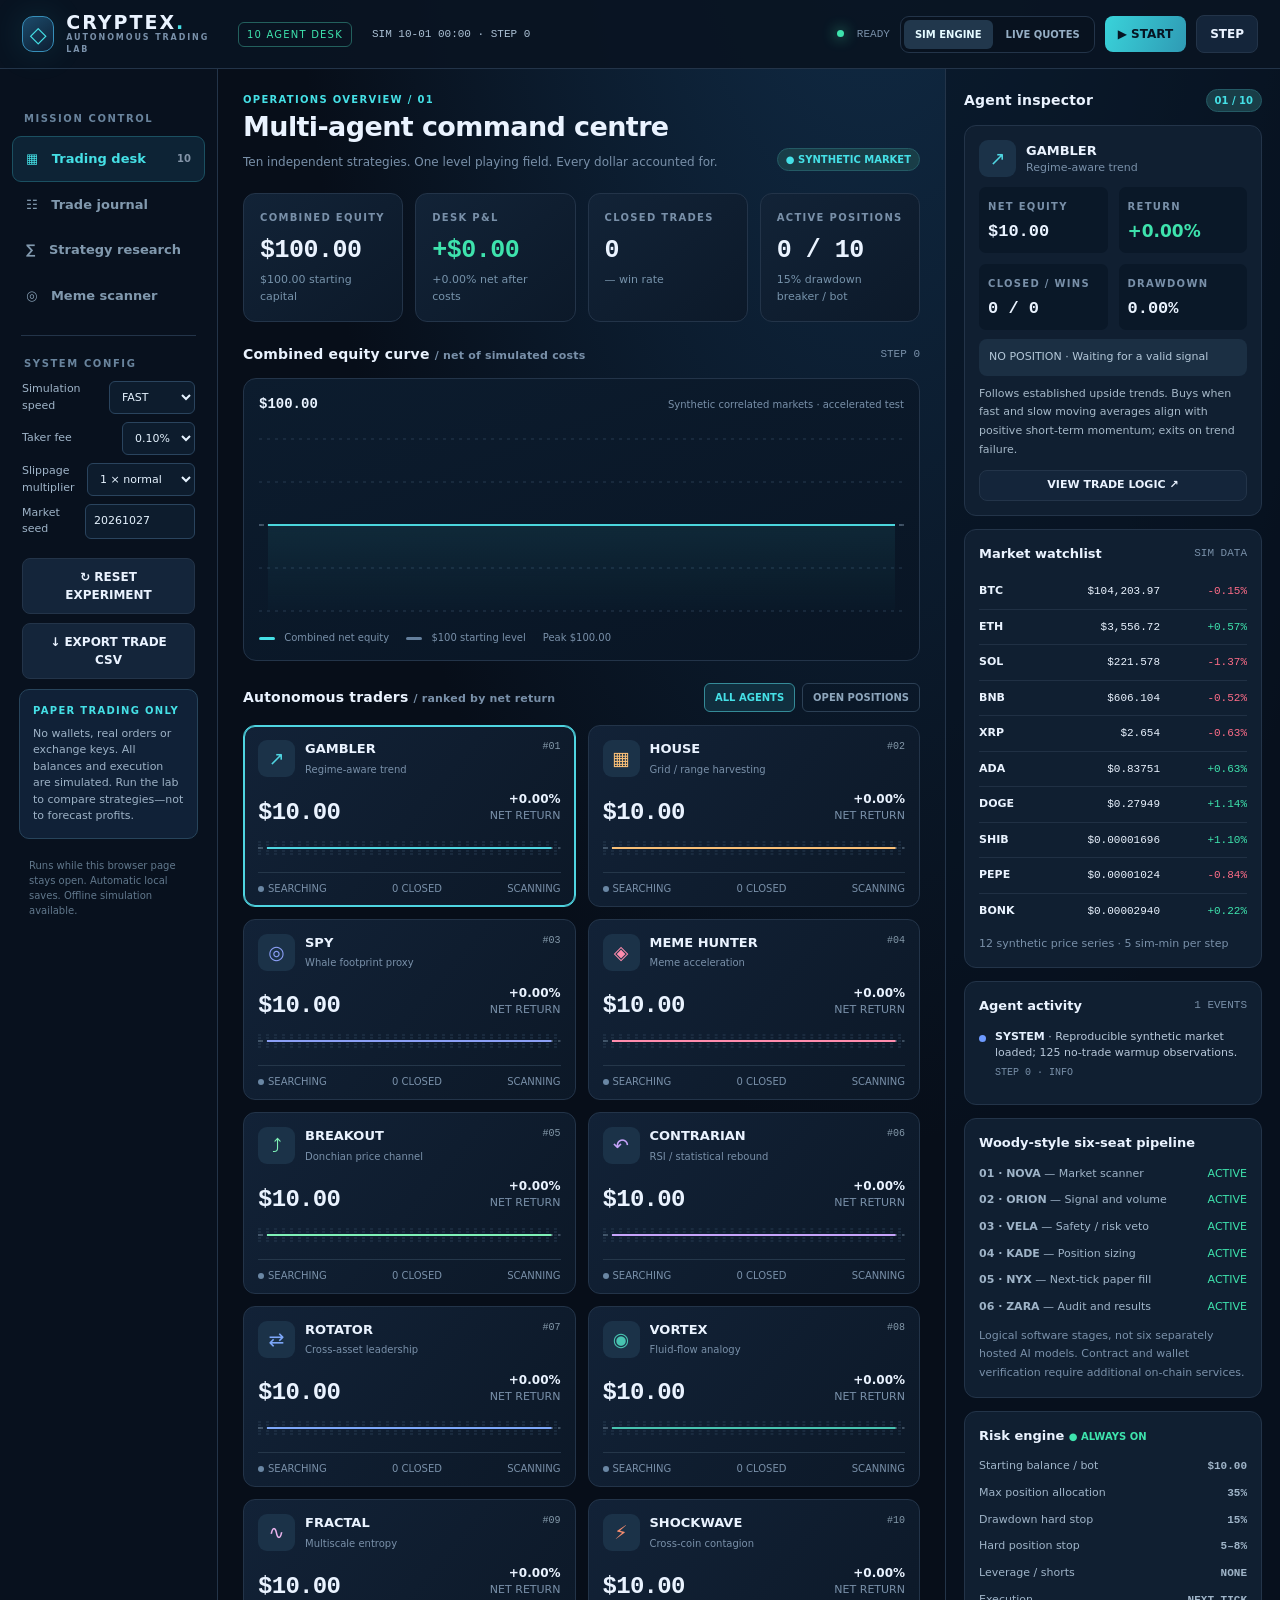
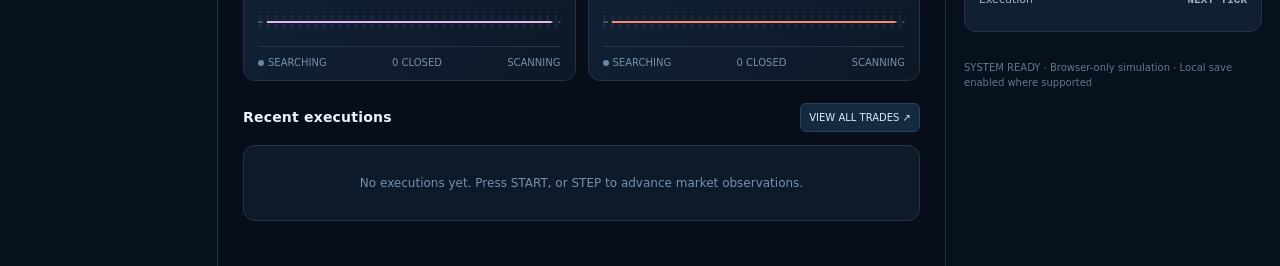
<file: cryptex/index.html>
<!DOCTYPE html>
<html lang="en"><head><meta charset="utf-8"><meta name="viewport" content="width=device-width,initial-scale=1"><meta name="theme-color" content="#080f1c"><title>CRYPTEX | Autonomous Trading Lab</title>
<style>
:root{--bg:#070e19;--panel:#0c1624;--panel2:#101f31;--line:#233449;--text:#eaf3ff;--muted:#7990a9;--cyan:#45e0e6;--cyan2:#1db2b9;--green:#3ee3ad;--red:#fc6c87;--amber:#fbc56c;--purple:#b59aff;--blue:#6d9aff;--radius:13px}
*{box-sizing:border-box}body{margin:0;background:radial-gradient(ellipse at 68% -20%,#12304d 0,transparent 48%),var(--bg);font:13px/1.5 Inter,system-ui,-apple-system,Segoe UI,Arial,sans-serif;color:var(--text)}button,input,select{font:inherit}button{cursor:pointer}button:disabled{opacity:.42;cursor:not-allowed}button:focus-visible,input:focus-visible,select:focus-visible{outline:2px solid var(--cyan);outline-offset:3px}a{color:var(--cyan)}.mono{font-family:ui-monospace,SFMono-Regular,Menlo,Consolas,monospace}.muted{color:var(--muted)}.positive{color:var(--green)!important}.negative{color:var(--red)!important}.warning{color:var(--amber)!important}.small{font-size:11px}.upper{text-transform:uppercase;letter-spacing:1.3px;font-size:10px;font-weight:800}.shell{min-height:100vh;display:grid;grid-template-columns:218px minmax(440px,1fr) 335px;grid-template-rows:69px minmax(0,1fr)}header{grid-column:1/-1;border-bottom:1px solid var(--line);display:flex;align-items:center;gap:20px;padding:0 22px;background:#091422ed;position:relative;z-index:3}.brand{display:flex;align-items:center;gap:12px;width:196px;flex:none}.brand-mark{width:36px;height:36px;border:1px solid #378fba;background:linear-gradient(145deg,#1c4b6b,#0d1e32);border-radius:11px;display:grid;place-items:center;font-size:22px;color:var(--cyan);box-shadow:0 0 35px #45e0e621}.brand-name{font-size:19px;font-weight:900;letter-spacing:2px;line-height:1}.header-tag{border:1px solid #23605d;color:var(--green);border-radius:6px;font-size:10px;padding:4px 8px;letter-spacing:1.2px}.header-right{margin-left:auto;display:flex;align-items:center;gap:10px;flex-wrap:wrap}.pulsedot{display:inline-block;width:7px;height:7px;border-radius:50%;background:var(--green);box-shadow:0 0 14px var(--green);margin-right:6px}.btn{padding:9px 13px;border:1px solid var(--line);border-radius:8px;color:var(--text);background:#14253a;font-size:12px;font-weight:750;transition:.2s}.btn:hover{border-color:#527b91;background:#1b324b}.btn.primary{background:linear-gradient(110deg,#39d3da,#2f9ab4);color:#061523;border:0}.btn.red{color:var(--red)}.btn.smallbtn{padding:6px 10px;font-size:11px}.segment{display:flex;background:#08121f;border:1px solid var(--line);border-radius:9px;padding:3px;gap:2px}.segment button{border:0;border-radius:6px;padding:7px 11px;color:#95aec4;background:transparent;font-weight:800;font-size:10px}.segment button.active{background:#21374c;color:#e4faff}.sidebar{grid-column:1;grid-row:2;border-right:1px solid var(--line);padding:22px 12px;overflow:auto;background:#091321a3}.nav-title{font-size:10px;letter-spacing:1.6px;color:#69849d;font-weight:800;padding:0 12px;margin:20px 0 10px}.navbtn{width:100%;display:flex;align-items:center;gap:10px;padding:12px 13px;border:1px solid transparent;border-radius:9px;color:#8199ae;background:none;text-align:left;font-weight:700}.navbtn.selected{color:var(--cyan);background:#12314694;border-color:#1b5061}.navbtn span{margin-left:auto;font-size:10px;color:#8394a8}.navbtn:hover{background:#112539}.rule{border-top:1px solid var(--line);margin:17px 9px}.sidebar-note{border:1px solid #27445b;border-radius:10px;background:#102137;padding:13px;margin:10px 7px}.sidebar-note p{font-size:11px;color:#9db2c6;margin:8px 0 0}.source-status{font-size:11px;line-height:1.6}.main{grid-column:2;grid-row:2;padding:23px 25px 45px;overflow:auto;min-height:0}.right{grid-column:3;grid-row:2;padding:20px 18px;border-left:1px solid var(--line);overflow:auto;min-height:0;background:#0813219e}.section-head{display:flex;align-items:center;justify-content:space-between;gap:13px;margin:22px 0 13px}.section-head h2{font-size:14px;font-weight:850;letter-spacing:.2px;margin:0}.page-head{display:flex;align-items:end;justify-content:space-between;gap:10px;margin:0 0 22px}.page-head h1{font-size:27px;letter-spacing:-.6px;margin:0}.page-head p{margin:5px 0 0;color:var(--muted);font-size:12px}.statgrid{display:grid;grid-template-columns:repeat(4,minmax(0,1fr));gap:12px}.stat{padding:16px;background:linear-gradient(140deg,#122337,#0c1929);border:1px solid var(--line);border-radius:12px;min-width:0}.stat .big{font-size:25px;font-weight:850;letter-spacing:-.5px;margin:7px 0 3px}.stat .sub{font-size:11px;color:#7793ab}.plot{border:1px solid var(--line);background:linear-gradient(160deg,#0c1c2e,#091524);border-radius:13px;padding:15px;position:relative}.chart-title{display:flex;align-items:center;justify-content:space-between;margin-bottom:13px}.chart-title strong{font-size:14px}#equityChart{display:block;width:100%;height:194px}.legend{display:flex;gap:17px;font-size:10px;color:var(--muted);margin-top:8px;flex-wrap:wrap}.legend i{display:inline-block;width:16px;height:3px;vertical-align:middle;margin-right:6px;border-radius:2px}.botgrid{display:grid;grid-template-columns:repeat(2,minmax(0,1fr));gap:12px}.bot{position:relative;background:linear-gradient(130deg,#122237,#0c1827);border:1px solid var(--line);border-radius:12px;min-width:0;padding:13px 14px 10px;cursor:pointer;transition:border-color .2s}.bot:hover,.bot.active{border-color:var(--botcolor,#3da4aa)}.bot.active{box-shadow:inset 0 0 0 1px var(--botcolor,#3da4aa)}.bot-top{display:flex;align-items:center;gap:10px}.bot-icon{width:37px;height:37px;display:grid;place-items:center;font-size:19px;border-radius:9px;background:#1b3248;flex:none}.bot-title{min-width:0;flex:1}.bot-title strong{font-size:13px;display:block;white-space:nowrap;overflow:hidden;text-overflow:ellipsis}.bot-title small{font-size:10px;color:var(--muted)}.bot-rank{font-size:10px;color:#8398a9;align-self:flex-start}.bot-numbers{display:flex;align-items:end;justify-content:space-between;gap:10px;margin-top:12px}.bot-equity{font-size:24px;font-weight:850;letter-spacing:-.7px;line-height:1}.bot-roi{font-size:12px;font-weight:850;text-align:right}.bot-spark{width:100%;height:34px;display:block;margin-top:6px}.bot-foot{display:flex;justify-content:space-between;color:var(--muted);font-size:10px;gap:7px;border-top:1px solid #25374a;margin-top:7px;padding-top:8px}.dot{width:6px;height:6px;display:inline-block;border-radius:50%;background:#6a87a4;margin-right:4px}.dot.in{background:var(--green)}.panel{padding:14px;background:#101f31;border:1px solid var(--line);border-radius:12px}.right .panel{margin-bottom:13px}.panel h3{font-size:13px;margin:0 0 12px}.mini-stats{display:grid;grid-template-columns:repeat(2,1fr);gap:11px}.mini-stats>div{background:#0a1828;border-radius:7px;padding:9px}.mini-stats strong{display:block;font-size:17px;margin-top:3px}.pill{display:inline-block;background:#193d47;border:1px solid #245a65;border-radius:30px;padding:3px 8px;color:var(--cyan);font-size:10px;font-weight:800}.feed{max-height:340px;overflow:auto;scrollbar-color:#365775 #0c1a2a}.feedentry{border-bottom:1px solid #25344a;padding:10px 0;display:flex;gap:9px}.feedentry:last-child{border:0}.feedmark{width:7px;height:7px;flex:0 0 7px;margin-top:6px;border-radius:50%;background:#6d9aff}.feedmark.BUY{background:var(--green)}.feedmark.SELL{background:var(--amber)}.feedmark.VETO{background:var(--red)}.feedentry .body{flex:1;min-width:0}.feedentry .msg{font-size:11px;line-height:1.45;color:#b7c7d9;overflow-wrap:anywhere}.feedentry .when{font-size:10px;color:var(--muted);margin-top:4px}.feedentry strong{color:#e5f1ff}.ledger{overflow:auto;border:1px solid var(--line);border-radius:12px;background:#0d1a29}.ledger table{width:100%;border-collapse:collapse;white-space:nowrap;font-size:11px}.ledger th{text-align:left;color:#829bb3;font-size:10px;letter-spacing:1px;background:#122236;padding:11px 14px}.ledger td{padding:12px 14px;border-top:1px solid #233448;color:#bdcde0}.ledger tr:hover td{background:#12253a}.empty{color:var(--muted);text-align:center;padding:28px;font-size:12px}.market-row{display:grid;grid-template-columns:57px minmax(0,1fr) 78px;align-items:center;gap:9px;padding:9px 0;border-bottom:1px solid #203044}.market-row:last-child{border:0}.market-row b{font-size:11px}.market-row .price{font-size:11px;text-align:right;overflow:hidden;text-overflow:ellipsis}.market-row .chg{font-size:11px;text-align:right}.market-rows{max-height:352px;overflow:auto}.chart-sub{font-size:10px;color:var(--muted)}.health{display:flex;gap:8px;align-items:start;background:#121d2d;border:1px solid #354352;border-radius:9px;padding:11px;font-size:11px;color:#acbac9;line-height:1.5}.info{font-size:11px;color:#a5b8c8;line-height:1.7}.info strong{color:var(--text)}.footer{font-size:10px;color:#61788c;padding-top:15px}.tabs{display:flex;gap:7px}.tab{background:transparent;border:1px solid #2c4055;color:#8ea6bc;border-radius:6px;padding:6px 10px;font-size:10px;font-weight:800}.tab.active{color:var(--cyan);border-color:#358b98;background:#102e3e}.field{padding:8px;border:1px solid #2a445e;border-radius:6px;color:#e6f3ff;background:#0d1c2d;max-width:140px}.controlrow{display:flex;align-items:center;justify-content:space-between;gap:8px;margin:8px 0;font-size:11px;color:#9fb4c8}.controlrow label{cursor:pointer}.sr-only{position:absolute;width:1px;height:1px;overflow:hidden;clip:rect(0,0,0,0)}.hidden{display:none!important}.benchmark{border:1px solid #26485a;border-radius:12px;background:#101f31;padding:15px;margin-top:15px}.benchmark h3{margin:0 0 10px;font-size:13px}.macro{background:#1b2f43;border-radius:8px;padding:10px;margin:9px 0;font-size:11px;color:#b3c7d8}.detail-title{font-size:17px;margin:0 0 8px}.formula{font:11px/1.8 ui-monospace,monospace;background:#091b2d;padding:10px;border:1px solid #2a4055;border-radius:8px;white-space:pre-wrap;overflow-wrap:anywhere;color:#aee5eb}.scroll-shadows{scrollbar-width:thin;scrollbar-color:#365775 #0a1828}.flag{font-size:10px;color:#ffc16f;border-radius:5px;border:1px solid #675035;padding:5px 7px}.table-button{border:1px solid #28435b;background:#142a40;color:#d8ebff;border-radius:6px;padding:6px 8px;font-size:10px}.scanner-entry{padding:10px 0;border-bottom:1px solid #203448;font-size:11px}.scanner-entry a{font-weight:800}.modeltable{font-size:11px;width:100%;border-collapse:collapse}.modeltable td,.modeltable th{padding:8px 7px;border-bottom:1px solid #28394d;text-align:left}.modeltable th{color:var(--muted)}.foot-metrics{display:flex;gap:10px;flex-wrap:wrap;margin-top:5px}.clock{white-space:nowrap;font-size:11px;color:#abc0d4}
@media(max-width:1220px){.shell{grid-template-columns:180px minmax(400px,1fr) 288px}.brand{width:158px}.main{padding:18px}.right{padding:17px 12px}.stat .big{font-size:20px}.bot{padding:11px}.bot-equity{font-size:21px}}
@media(max-width:980px){.shell{display:block}.sidebar{display:none}header{position:sticky;top:0;padding:11px 14px;min-height:67px;flex-wrap:wrap}.brand{width:auto}.header-right{margin-left:auto}.header-tag,.clock{display:none}.main,.right{padding:15px;overflow:visible}.right{border-left:0;border-top:1px solid var(--line)}.statgrid{grid-template-columns:repeat(2,minmax(0,1fr))}.right{display:grid;grid-template-columns:repeat(2,minmax(0,1fr));gap:10px}.right .panel{margin:0}.right>.section-head,.right>.footer{grid-column:1/-1}}
@media(max-width:600px){.page-head h1{font-size:22px}.botgrid{grid-template-columns:1fr}.right{grid-template-columns:1fr}.right .panel{margin-bottom:0}.main{padding:13px}.stat{padding:12px}.stat .big{font-size:22px}.btn{padding:8px}.segment button{padding:7px 8px}.header-right{gap:5px}.brand-name{font-size:16px}.brand-mark{width:30px;height:30px}.page-head{flex-wrap:wrap}}
</style></head><body>
<div class="shell">
<header>
  <div class="brand"><div class="brand-mark">◇</div><div><div class="brand-name">CRYPTEX<span style="color:var(--cyan)">.</span></div><div class="upper muted" style="letter-spacing:1.9px;font-size:8px">Autonomous trading lab</div></div></div>
  <span class="header-tag">10 AGENT DESK</span><div class="clock mono" id="simClock">SIM 00:00 · STEP 0</div>
  <div class="header-right"><span class="small mono muted" id="runStatus"><span class="pulsedot"></span> READY</span><div class="segment"><button id="simMode" class="active" title="Accelerated synthetic markets">SIM ENGINE</button><button id="liveMode" title="Real CoinGecko quotes, simulated fills">LIVE QUOTES</button></div><button class="btn primary" id="runBtn">▶ START</button><button class="btn" id="stepBtn">STEP</button></div>
</header>
<aside class="sidebar scroll-shadows"><div class="nav-title">MISSION CONTROL</div><button class="navbtn selected" data-view="desk">▦ &nbsp; Trading desk <span>10</span></button><button class="navbtn" data-view="journal">☷ &nbsp; Trade journal</button><button class="navbtn" data-view="research">∑ &nbsp; Strategy research</button><button class="navbtn" data-view="scanner">◎ &nbsp; Meme scanner</button><div class="rule"></div><div class="nav-title">SYSTEM CONFIG</div><div style="padding:0 10px"><div class="controlrow"><label for="speed">Simulation speed</label><select id="speed" class="field"><option value="300">TURBO</option><option value="700" selected>FAST</option><option value="1500">NORMAL</option><option value="3000">SLOW</option></select></div><div class="controlrow"><label for="fee">Taker fee</label><select id="fee" class="field"><option value="0.001" selected>0.10%</option><option value="0.0025">0.25%</option><option value="0.005">0.50%</option></select></div><div class="controlrow"><label for="slip">Slippage multiplier</label><select id="slip" class="field"><option value="1" selected>1 × normal</option><option value="2">2 × stress</option><option value="4">4 × extreme</option></select></div><div class="controlrow"><label for="seed">Market seed</label><input type="number" class="field" id="seed" value="20261027" min="1" max="2147483646" style="width:110px"></div><button class="btn" id="resetBtn" style="width:100%;margin-top:11px">↻ RESET EXPERIMENT</button><button class="btn" id="exportBtn" style="width:100%;margin-top:9px">↓ EXPORT TRADE CSV</button></div><div class="sidebar-note"><div class="upper" style="color:var(--cyan)">PAPER TRADING ONLY</div><p>No wallets, real orders or exchange keys. All balances and execution are simulated. Run the lab to compare strategies—not to forecast profits.</p></div><div class="footer" style="padding:9px 17px">Runs while this browser page stays open. Automatic local saves. Offline simulation available.</div></aside>
<main class="main scroll-shadows">
<div id="deskView">
 <div class="page-head"><div><div class="upper" style="color:var(--cyan)">OPERATIONS OVERVIEW / 01</div><h1>Multi-agent command centre</h1><p>Ten independent strategies. One level playing field. Every dollar accounted for.</p></div><span class="pill" id="sourcePill">● SYNTHETIC MARKET</span></div>
 <div class="statgrid"><div class="stat"><div class="upper muted">Combined equity</div><div class="big mono" id="totalEquity">$100.00</div><div class="sub" id="totalGain">$100.00 starting capital</div></div><div class="stat"><div class="upper muted">Desk P&L</div><div class="big mono" id="totalPnl">+$0.00</div><div class="sub" id="totalRoi">+0.00% net after costs</div></div><div class="stat"><div class="upper muted">Closed trades</div><div class="big mono" id="tradeCount">0</div><div class="sub" id="winRate">— win rate</div></div><div class="stat"><div class="upper muted">Active positions</div><div class="big mono" id="openCount">0 / 10</div><div class="sub" id="riskIndicator">15% drawdown breaker / bot</div></div></div>
 <div class="section-head"><h2>Combined equity curve <span class="muted small">/ net of simulated costs</span></h2><span class="small muted mono" id="marketTime">STEP 0</span></div>
 <div class="plot"><div class="chart-title"><strong class="mono" id="chartValue">$100.00</strong><span class="chart-sub" id="chartSubtitle">Ready for simulated trading</span></div><canvas id="equityChart" height="194"></canvas><div class="legend"><span><i style="background:var(--cyan)"></i> Combined net equity</span><span><i style="background:#647f9c"></i> $100 starting level</span><span id="peakLine">Peak $100.00</span></div></div>
 <div class="section-head"><h2>Autonomous traders <span class="muted small">/ ranked by net return</span></h2><div class="tabs"><button class="tab active" id="rankAll">ALL AGENTS</button><button class="tab" id="rankActive">OPEN POSITIONS</button></div></div>
 <div class="botgrid" id="botGrid"></div>
 <div class="section-head"><h2>Recent executions</h2><button class="table-button" data-view="journal">VIEW ALL TRADES ↗</button></div><div class="ledger" id="recentLedger"></div>
</div>
<div id="journalView" class="hidden"><div class="page-head"><div><div class="upper" style="color:var(--cyan)">AUDIT TRAIL / 02</div><h1>Trade journal</h1><p>Buys, sells, realized P&L, cost accounting and recorded decisions.</p></div><button class="btn" id="csvJournal">↓ DOWNLOAD CSV</button></div><div class="statgrid" style="grid-template-columns:repeat(3,1fr)"><div class="stat"><div class="upper muted">Executed orders</div><div class="big mono" id="jOrders">0</div></div><div class="stat"><div class="upper muted">Closed positions</div><div class="big mono" id="jTrades">0</div></div><div class="stat"><div class="upper muted">Fees paid</div><div class="big mono" id="jFees">$0.00</div></div></div><div class="section-head"><h2>Every execution</h2></div><div class="ledger" id="fullLedger"></div></div>
<div id="researchView" class="hidden"><div class="page-head"><div><div class="upper" style="color:var(--cyan)">QUANTITATIVE RESEARCH / 03</div><h1>Inside the algorithms</h1><p>Inspectable rules, cost assumptions and experimental mathematical models.</p></div></div><div class="benchmark"><h3>Research tiers</h3><p class="info"><strong>Empirically investigated:</strong> risk-scaled momentum, trend, reversal, relative-strength rotations. <strong>Mechanism-based but cost-sensitive:</strong> grid, breakouts, volume spikes. <strong>Experimental analogies:</strong> Navier–Stokes-inspired flow, fractal entropy and cross-coin shockwaves. A known mathematical result is not proof of trading edge.</p><p class="info">"Spy" uses volume proxies, not copied wallets. The live quote mode does not include verified wallet transactions, historical order books, or on-chain contract security checks. Real execution, short-selling and on-chain gas are not implemented.</p></div><div class="section-head"><h2>Select a research module</h2></div><div class="tabs" id="researchButtons" style="flex-wrap:wrap"></div><div class="benchmark" id="researchDetail"></div><div class="benchmark"><h3>Inspired by mathematical AI breakthroughs</h3><div class="info"><p><strong>Navier–Stokes:</strong> fluid velocity, diffusion and turbulence inspire a *discrete flow heuristic* in Bot 08—not a solution of the PDE and not a predictive theorem. OpenAI announced an AI-generated proof in September 2026; Clay said the problem apparently had been settled, with formal review ongoing.</p><p><strong>FunSearch / cap-set / bin packing:</strong> AI discovers candidate algorithms and an external evaluator tests them. This suggests systematic searches for trading rules using strict holdout evaluation; it does not supply a financial edge.</p><p><strong>2026 Erdős problems / Lean verification:</strong> AI assisted in settling multiple hard combinatorial and number-theoretic problems. The transferable idea is independently checking calculations and risk invariants, not importing theorems as price predictions.</p><p><strong>AlphaTensor / AlphaEvolve:</strong> optimizing matrix procedures and discovering verified algorithms suggests automated model comparison, robust constraints and risk-efficient feature calculations. It does not mean a strategy wins money.</p><p><strong>Fractal patterns, entropy and lead/lag networks:</strong> these are testable mathematical hypotheses, explicitly experimental here.</p></div><div class="foot-metrics"><a href="https://openai.com/index/navier-stokes-solution/" target="_blank" rel="noreferrer">Navier–Stokes source</a><a href="https://www.claymath.org/news/navier-stokes-announcement/" target="_blank" rel="noreferrer">Clay statement</a><a href="https://deepmind.google/blog/funsearch-making-new-discoveries-in-mathematical-sciences-using-large-language-models/" target="_blank" rel="noreferrer">FunSearch</a><a href="https://deepmind.google/blog/alphaevolve-a-gemini-powered-coding-agent-for-designing-advanced-algorithms/" target="_blank" rel="noreferrer">AlphaEvolve</a><a href="https://arxiv.org/abs/2605.22763" target="_blank" rel="noreferrer">Formal proof search</a><a href="https://www.sciencedirect.com/science/article/pii/S1544612325011377" target="_blank" rel="noreferrer">Risk-managed momentum study</a></div></div><div class="benchmark"><h3>Simulator disclosure</h3><div class="info">Simulation candles and volumes are generated with seeded pseudorandom market factors, volatility regimes and correlated coin shocks. They are not historical data or a faithful market microstructure model. Signals are generated at the close of one observation and paper fills occur at the *next* observation. Fractional spot positions only. Trades use configurable taker fees, spread and slippage; no interest, funding or exchange minimums. Market impact and token gas are only approximated. Public live prices can be delayed, rate-limited or unavailable. No real-money orders are possible.</div></div></div>
<div id="scannerView" class="hidden"><div class="page-head"><div><div class="upper" style="color:var(--cyan)">TOKEN DISCOVERY / 04</div><h1>Meme market scanner</h1><p>Optional DEX Screener discovery—observation only, not execution.</p></div><button id="scanBtn" class="btn primary">⌁ FETCH NEW PAIRS</button></div><div class="benchmark"><div class="health"><span class="warning">⚠</span><div>DEX Screener metadata can flag low liquidity, young pools or thin volume. It <strong>cannot</strong> independently prove absence of honeypots, mint authority abuse, freezes, concentrated insider supply or rug pulls. Newly discovered contracts are intentionally <strong>not</strong> auto-traded by these bots.</div></div><div id="scannerStatus" class="info" style="margin-top:14px">Click the scanner button to fetch recently promoted Solana tokens and screen their pool metadata. Requires internet access.</div><div id="scanResults"></div></div></div>
</main>
<aside class="right scroll-shadows">
 <div class="section-head" style="margin-top:0"><h2>Agent inspector</h2><span class="pill" id="inspectorRank">01 / 10</span></div>
 <div class="panel"><div style="display:flex;gap:10px;align-items:center;margin-bottom:10px"><div id="inspectIcon" class="bot-icon">⌁</div><div><h3 id="inspectName" style="margin:0">Gambler</h3><div class="small muted" id="inspectSubtitle">Trend following</div></div></div><div class="mini-stats"><div><span class="upper muted">Net equity</span><strong class="mono" id="inspectEquity">$10.00</strong></div><div><span class="upper muted">Return</span><strong class="mono" id="inspectRoi">0.00%</strong></div><div><span class="upper muted">Closed / wins</span><strong class="mono" id="inspectTrades">0 / 0</strong></div><div><span class="upper muted">Drawdown</span><strong class="mono" id="inspectDD">0.00%</strong></div></div><div class="macro" id="inspectPosition">No open position · scanning for setups</div><div class="info" id="inspectText"></div><button class="btn smallbtn" style="width:100%;margin-top:11px" id="openResearch">VIEW TRADE LOGIC ↗</button></div>
 <div class="panel"><div class="section-head" style="margin:0 0 11px"><h3 style="margin:0">Market watchlist</h3><span class="small mono muted" id="quoteStatus">SIM DATA</span></div><div class="market-rows" id="marketRows"></div><div class="small muted" style="margin-top:10px" id="marketFoot">12 synthetic price series · 5 sim-min / step</div></div>
 <div class="panel"><div class="section-head" style="margin:0 0 4px"><h3 style="margin:0">Agent activity</h3><span class="small mono muted" id="eventCount">0 EVENTS</span></div><div class="feed" id="eventFeed"><div class="empty">No decisions yet. Start the simulation.</div></div></div>
 <div class="panel"><h3>Woody-style six-seat pipeline</h3><div class="info" style="font-size:11px"><div class="controlrow"><span><b>01 · NOVA</b> — Market scanner</span><span class="positive">ACTIVE</span></div><div class="controlrow"><span><b>02 · ORION</b> — Signal and volume</span><span class="positive">ACTIVE</span></div><div class="controlrow"><span><b>03 · VELA</b> — Safety / risk veto</span><span class="positive">ACTIVE</span></div><div class="controlrow"><span><b>04 · KADE</b> — Position sizing</span><span class="positive">ACTIVE</span></div><div class="controlrow"><span><b>05 · NYX</b> — Next-tick paper fill</span><span class="positive">ACTIVE</span></div><div class="controlrow"><span><b>06 · ZARA</b> — Audit and results</span><span class="positive">ACTIVE</span></div><p class="small muted" style="margin:10px 0 0">Logical software stages, not six separately hosted AI models. Contract and wallet verification require additional on-chain services.</p></div></div>
 <div class="panel"><h3>Risk engine <span style="color:var(--green);font-size:10px">● ALWAYS ON</span></h3><div class="info"><div class="controlrow"><span>Starting balance / bot</span><b class="mono">$10.00</b></div><div class="controlrow"><span>Max position allocation</span><b class="mono">35%</b></div><div class="controlrow"><span>Drawdown hard stop</span><b class="mono">15%</b></div><div class="controlrow"><span>Hard position stop</span><b class="mono">5–8%</b></div><div class="controlrow"><span>Leverage / shorts</span><b class="mono">NONE</b></div><div class="controlrow"><span>Execution</span><b class="mono">NEXT TICK</b></div></div></div>
 <div class="footer" id="statusMessage">SYSTEM READY · Browser-only simulation · Local save enabled where supported</div>
</aside></div>
<script>
'use strict';
(()=>{
 const $=id=>document.getElementById(id), clamp=(x,a,b)=>Math.min(b,Math.max(a,x)), sum=a=>a.reduce((s,x)=>s+x,0), mean=a=>a.length?sum(a)/a.length:0;
 const money=n=>'$'+(Number.isFinite(n)?n:0).toLocaleString('en-US',{minimumFractionDigits:2,maximumFractionDigits:2});
 const pct=n=>(n>=0?'+':'')+(n*100).toFixed(2)+'%', nfmt=n=>Number.isFinite(n)?n.toFixed(4):'—';
 const smallfee=n=>'$'+n.toFixed(4);
 const pricestr=n=>n>=1000?'$'+n.toLocaleString('en-US',{maximumFractionDigits:2}):n>=1?'$'+n.toFixed(3):n>=0.01?'$'+n.toFixed(5):'$'+n.toPrecision(4);
 const escapeHTML=s=>String(s).replace(/[&<>"']/g,c=>({'&':'&amp;','<':'&lt;','>':'&gt;','"':'&quot;',"'":'&#39;'}[c]));
 const COINS=[
  {id:'bitcoin',sym:'BTC',base:94000,vol:.005,volume:39e9,liq:60e9,meme:false},
  {id:'ethereum',sym:'ETH',base:3600,vol:.007,volume:17e9,liq:32e9,meme:false},
  {id:'solana',sym:'SOL',base:180,vol:.011,volume:4e9,liq:9e9,meme:false},
  {id:'binancecoin',sym:'BNB',base:690,vol:.007,volume:2e9,liq:12e9,meme:false},
  {id:'ripple',sym:'XRP',base:2.28,vol:.009,volume:3e9,liq:6e9,meme:false},
  {id:'cardano',sym:'ADA',base:.72,vol:.01,volume:8e8,liq:3e9,meme:false},
  {id:'dogecoin',sym:'DOGE',base:.22,vol:.018,volume:2e9,liq:2.5e9,meme:true},
  {id:'shiba-inu',sym:'SHIB',base:.000016,vol:.021,volume:5e8,liq:7e8,meme:true},
  {id:'pepe',sym:'PEPE',base:.000011,vol:.028,volume:8e8,liq:4e8,meme:true},
  {id:'bonk',sym:'BONK',base:.000024,vol:.032,volume:3e8,liq:2e8,meme:true},
  {id:'dogwifhat',sym:'WIF',base:1.74,vol:.03,volume:3e8,liq:2e8,meme:true},
  {id:'floki',sym:'FLOKI',base:.00013,vol:.025,volume:2e8,liq:2e8,meme:true}];
 const COLORS=['#4fd5e1','#f8bf77','#8b9ff5','#ff8cad','#7ff1b7','#c6a3fa','#7ea8fa','#48c3b0','#eab4ed','#f78e70'];
 const DEFS=[
  {id:0,name:'GAMBLER',role:'Regime-aware trend',icon:'↗',tag:'KIYORO / DIRECTIONAL',desc:'Follows established upside trends. Buys when fast and slow moving averages align with positive short-term momentum; exits on trend failure.',logic:'SMA(8) > SMA(21) AND 3-step gain > 0.4% AND RSI < 78. Exit: RSI < 43 OR fast SMA < slow SMA.',risk:.35,stop:.055,take:.11,universe:['BTC','ETH','SOL','BNB']},
  {id:1,name:'HOUSE',role:'Grid / range harvesting',icon:'▦',tag:'KIYORO / MARKET MAKING PROXY',desc:'A single inventory-based grid proxy that accumulates on measured dips and exits on a rebound. Does not claim true maker-fee rebates or exchange order-book fills.',logic:'Z-score(24) < -0.8 AND stable 21-step range; enter on a pullback. Exit: return near mean, +2.2% gain, or range break.',risk:.3,stop:.055,take:.025,universe:['BTC','ETH','SOL']},
  {id:2,name:'SPY',role:'Whale footprint proxy',icon:'◎',tag:'KIYORO / COPY-WALLET INSPIRED',desc:'Searches for exceptional observed volume with positive price response. Not actual on-chain wallet copying: this standalone file has no verified trader-wallet feed.',logic:'Observed volume > 1.65× average AND up-step > 0.38% AND 3-step gain > 0.55%. Exit: momentum fades or price target reached.',risk:.28,stop:.065,take:.095,universe:['SOL','ETH','DOGE','PEPE','BONK']},
  {id:3,name:'MEME HUNTER',role:'Meme acceleration',icon:'◈',tag:'WOODY / NEW-PAIR FUNNEL INSPIRED',desc:'Rapid, momentum-biased trading of established meme-symbol proxies with volume/liquidity gates. No claim of on-chain rug-proof security.',logic:'Meme assets only; liquidity proxy > $1m, 24h volume proxy > $5m, volume ratio > 1.4, 3-step return > 0.8%. Trailing exit/stop.',risk:.25,stop:.08,take:.15,universe:['DOGE','SHIB','PEPE','BONK','WIF','FLOKI']},
  {id:4,name:'BREAKOUT',role:'Donchian price channel',icon:'⤴',tag:'CLASSIC PRICE ACTION',desc:'Buys a push above the previous twenty observed highs, avoids overheated RSI, and trails a shorter moving average.',logic:'Current price > highest of PRIOR 20 closes × 1.0003 AND RSI < 84. Exit: fall below SMA(8) or stop.',risk:.32,stop:.055,take:.12,universe:['BTC','ETH','SOL','ADA','DOGE']},
  {id:5,name:'CONTRARIAN',role:'RSI / statistical rebound',icon:'↶',tag:'CROSS-SECTIONAL REVERSAL INSPIRED',desc:'Buys unusually weak coins under defined conditions instead of chasing strength. Contrarian positions can keep falling—hard stops matter.',logic:'RSI(14) < 38 AND rolling Z-score(24) < -1.35. Exit: RSI > 54 or Z-score > -0.1.',risk:.30,stop:.06,take:.07,universe:['BTC','ETH','SOL','XRP','ADA']},
  {id:6,name:'ROTATOR',role:'Cross-asset leadership',icon:'⇄',tag:'RELATIVE STRENGTH',desc:'Ranks liquid coins on trend quality and rotates into the strongest qualifying leader, net of execution charges.',logic:'Score = 10-step return - 0.25 × realized volatility; require score > 0.7%. Exit if a stronger leader emerges or trend reverses.',risk:.35,stop:.06,take:.11,universe:['BTC','ETH','SOL','BNB','XRP','ADA','DOGE']},
  {id:7,name:'VORTEX',role:'Fluid-flow analogy',icon:'◉',tag:'NAVIER–STOKES INSPIRED / EXPERIMENTAL',desc:'Treats market movement as a flow field, using acceleration, diffusion/volatility and relative pressure. It is a discretized analogy, NOT an implementation of Navier–Stokes.',logic:'Flow score = 3-step velocity + acceleration weighting - volatility diffusion - cross-asset shock penalty; enter on coherent positive flow.',risk:.24,stop:.06,take:.095,universe:['BTC','ETH','SOL','DOGE']},
  {id:8,name:'FRACTAL',role:'Multiscale entropy',icon:'∿',tag:'MATHEMATICAL PATTERN / EXPERIMENTAL',desc:'Checks that several time scales agree while sign-change entropy is low enough to avoid noisy directional whipsaws.',logic:'3-, 8- and 21-step returns all positive; positive trend quality; binary sign entropy below 0.93. Exit when scales diverge.',risk:.30,stop:.06,take:.10,universe:['BTC','ETH','SOL','ADA','DOGE','PEPE']},
  {id:9,name:'SHOCKWAVE',role:'Cross-coin contagion',icon:'⚡',tag:'OUTSIDE-THE-BOX / UNPROVEN',desc:'The deliberately wild hypothesis: BTC/SOL movements propagate through a network and some meme coins respond one or more steps later. Buys laggards only when prior lead-lag evidence supports the link.',logic:'Leader 2-step gain > 0.7%, follower recent move muted, positive lagged historical correlation, follower volume not collapsing. Strict timed exit.',risk:.20,stop:.08,take:.14,universe:['DOGE','SHIB','PEPE','BONK','WIF','FLOKI']}
 ];
 let rngState=0, shockLag=[], rng=()=>Math.random(), markets={},bots=[],journal=[],events=[],equityHist=[],mode='sim',running=false,selected=0,view='desk',filter='all',step=0,simTime=Date.UTC(2026,9,1,0,0,0),timer=null,liveTimer=null,coinGeckoBusy=false,fetchError='',saveCounter=0;
 const key='cryptex-paper-traders-v2';
 function mulberry32(seed){return function(){let t=seed+=0x6D2B79F5;rngState=seed>>>0;t=Math.imul(t^(t>>>15),t|1);t^=t+Math.imul(t^(t>>>7),t|61);return ((t^(t>>>14))>>>0)/4294967296;}}
 function gauss(){let a=Math.max(1e-8,rng()),b=rng();return Math.sqrt(-2*Math.log(a))*Math.cos(2*Math.PI*b);}
 const history=(m)=>m.h, vals=m=>m.h.map(x=>x.p);
 function stats(m){let h=m.h,n=h.length,v=h.map(x=>x.p),p=v[n-1],prev=v[n-2]||p,rets=[];for(let i=Math.max(1,n-29);i<n;i++)rets.push(Math.log(v[i]/v[i-1]));
  const window=(z)=>v.slice(-z), sma=z=>mean(window(z));let r=v.slice(-15),up=0,dn=0;for(let i=1;i<r.length;i++){let d=r[i]-r[i-1];up+=Math.max(0,d);dn+=Math.max(0,-d)}let rsi=100-(100/(1+up/(dn||1e-12)));
  const rolling=window(24),avg=mean(rolling),sd=Math.sqrt(mean(rolling.map(x=>(x-avg)**2)))||p*.001;
  let hvol=m.h.slice(-21).map(q=>q.vol).filter(q=>Number.isFinite(q)&&q>0);let lastVol=m.h[n-1].vol;let vr=Number.isFinite(lastVol)&&hvol.length>=12?lastVol/Math.max(1,mean(hvol.slice(0,-1))):null;
  const ret=z=>n>z?v[n-1]/v[n-1-z]-1:0;
  return {p,one:p/prev-1,ret,slow:sma(21),fast:sma(8),rsi,z:(p-avg)/sd,vol:Math.sqrt(mean(rets.map(x=>(x-mean(rets))**2)))||.001,volratio:vr,priorHigh:Math.max(...v.slice(-21,-1)), priorLow:Math.min(...v.slice(-21,-1)),sumAbs:sum(rets.map(Math.abs))};}
 function token(m){return COINS.find(c=>c.sym===m)}
 function getPrices(){const data={};for(const c of COINS){const m=markets[c.sym];if(m&&m.h.length>=26)data[c.sym]=stats(m);}return data;}
 function equity(b){return b.cash+(b.pos?b.pos.qty*markets[b.pos.sym].h.at(-1).p:0)}
 function activePnl(b){if(!b.pos)return 0;const p=b.pos,mid=markets[p.sym].h.at(-1).p;return (mid*(1-.003)*p.qty-p.entryCost);}
 function riskStop(b){const eq=equity(b);b.peak=Math.max(b.peak,eq);b.dd=Math.max(b.dd,1-eq/Math.max(b.peak,1e-8));if(eq<=Math.max(8.5,b.peak*.85)){if(!b.halt){b.halt=true;event('VETO',b.name,'15% peak-equity drawdown or starting-capital loss limit reached; new buys halted.');}return true;}return b.halt}
 function event(type,who,msg){events.unshift({type,who,msg,t:Date.now(),step});if(events.length>230)events.length=230}
 function init(seed,source='sim'){
  shockLag=[];rng=mulberry32(seed);step=0;mode=source;markets={};journal=[];events=[];bots=DEFS.map(d=>({...d,cash:10,pos:null,peak:10,dd:0,halt:false,closed:0,wins:0,losses:0,fees:0,realized:0,orders:0,queued:null,cooldown:0,trend:new Array(1).fill(10),lastReason:'Waiting for a valid signal'}));simTime=Date.UTC(2026,9,1);equityHist=[100];
  COINS.forEach(c=>markets[c.sym]={...c,price:c.base,h:[],chg:0,realVol24h:c.volume,liquidity:c.liq,volumeAvailable:true});
  if(source==='sim')for(let i=0;i<125;i++)simulateMarket(true);
  event('INFO','SYSTEM',source==='sim'?'Reproducible synthetic market loaded; 125 no-trade warmup observations.':'Live quotes selected. Requesting authentic market data.');
  save();render();}
 function simulateMarket(warmup=false){const prev={};for(const c of COINS)prev[c.sym]=markets[c.sym].h.at(-1)?.p??c.base;
  const regime=Math.sin((step+(warmup?markets.BTC.h.length:0))/31),global=gauss()*.0042+regime*.0008;
  const leaderShock=global+gauss()*.003;shockLag.push(leaderShock);if(shockLag.length>10)shockLag.shift();
  for(const c of COINS){const m=markets[c.sym],h=m.h,last=prev[c.sym],mem=c.meme,lag=c.sym==='BTC'?0:c.sym==='SOL'?0:mem?2:1;
    let wave=shockLag.at(-(lag+1))??0;
    let r=.000025+(c.sym==='BTC'?leaderShock*.55:global*(mem?.38:.65)+wave*(mem?1.15:.56)) + gauss()*c.vol*.58;
    r+=.0017*Math.sin((step+h.length*.22+c.base)/24);
    if(mem&&rng()<.015)r+=(rng()<.48?-1:1)*(.018+rng()*.05);
    if(rng()<.004&&!warmup)r+=(rng()<.5?-1:1)*c.vol*3;
    r=clamp(r,-.19,.20);const p=Math.max(c.base*.0001,last*Math.exp(r));const volume=Math.max(1,c.volume*(.5+Math.abs(r)*21+rng()*1.4));m.h.push({p,vol:volume,t:simTime});m.price=p;m.chg=r;m.realVol24h=c.volume;
    if(m.h.length>600)m.h.shift();}
  if(!warmup)simTime+=5*60*1000;
 }
 function signal(b,all){const universe=b.universe.map(s=>[s,all[s]]).filter(p=>p[1]);let candidates=[];
  for(const [sym,x] of universe){let action=false,score=0,reason='';const s=COINS.find(c=>c.sym===sym);
   const vv=x.volratio;
   switch(b.id){
    case 0:action=x.fast>x.slow&&x.ret(3)>.004&&x.rsi>51&&x.rsi<78;score=x.ret(3)+x.ret(8)*.4;reason='Trend confirmation';break;
    case 1:action=x.z<-.8&&Math.abs(x.fast/x.slow-1)<.022&&x.vol<.023;score=-x.z;reason='Range buy below mean';break;
    case 2:action=vv!==null&&vv>1.65&&x.one>.0038&&x.ret(3)>.0055;score=(vv||0)*x.ret(3);reason='Volume acceleration (wallet proxy)';break;
    case 3:action=vv!==null&&vv>1.4&&x.ret(3)>.008&&x.one>.0025&&s.liq>=1e6&&s.volume>=5e6;score=vv*x.ret(3);reason='Meme momentum with liquidity gate';break;
    case 4:action=x.p>x.priorHigh*1.0003&&x.rsi<84;score=x.p/x.priorHigh-1;reason='20-step Donchian breakout';break;
    case 5:action=x.rsi<38&&x.z< -1.35;score=-x.z;reason='RSI + low Z-score';break;
    case 6:score=x.ret(10)-.25*x.vol;action=score>.007&&x.fast>x.slow;reason='Best risk-adjusted 10-step leader';break;
    case 7:{const velocity=x.ret(3)/3, prior=x.ret(8)/8,accel=velocity-prior,pressure=(all.BTC?.one||0)*.35;score=velocity+.5*accel-.26*x.vol-.15*Math.abs(pressure-x.one);action=score>.0003&&x.fast>x.slow&&x.vol<.035;reason='Coherent momentum / low turbulence';break;}
    case 8:{const rs=[x.ret(3),x.ret(8),x.ret(21)],z=markets[sym].h.slice(-21),signs=[];for(let i=1;i<z.length;i++)signs.push(z[i].p>z[i-1].p?1:0);const prob=mean(signs),entropy=prob<=0||prob>=1?0:-(prob*Math.log2(prob)+(1-prob)*Math.log2(1-prob));score=rs[0]*.4+rs[1]*.35+rs[2]*.25;action=rs.every(a=>a>0)&&entropy<.93&&score>.008;reason='3-scale agreement / low sign entropy';break;}
    case 9:{const leader=all.SOL?.ret(2)>all.BTC?.ret(2)?'SOL':'BTC',imp=all[leader]?.ret(2)||0,corr=lagCorr(leader,sym);score=(imp-Math.max(0,x.ret(2)))*Math.max(0,corr);action=imp>.007&&x.ret(2)<imp*.35&&x.ret(2)>-.012&&corr>.12&&(vv===null||vv>.7)&&score>.0007;reason='Lagged '+leader+' shock · corr '+corr.toFixed(2);break;}
   }
   if(action&&Number.isFinite(score))candidates.push({sym,score,reason});
  }
  candidates.sort((a,b)=>b.score-a.score);
  return candidates[0]||null;}
 function lagCorr(lead,sym){const a=markets[lead]?.h,b=markets[sym]?.h;if(!a||!b)return 0;let xa=[],yb=[];const n=Math.min(a.length,b.length,48);for(let i=5;i<n-2;i++){const k=a.length-n+i,j=b.length-n+i;xa.push(Math.log(a[k].p/a[k-1].p));yb.push(Math.log(b[j+2].p/b[j+1].p));}if(xa.length<20)return 0;const mx=mean(xa),my=mean(yb),ab=mean(xa.map((v,i)=>(v-mx)*(yb[i]-my))),sx=Math.sqrt(mean(xa.map(v=>(v-mx)**2))),sy=Math.sqrt(mean(yb.map(v=>(v-my)**2)));return sx&&sy?clamp(ab/(sx*sy),-1,1):0;}
 function shouldExit(b,all){if(!b.pos)return null;const p=b.pos,x=all[p.sym];if(!x)return 'Data unavailable';const gain=x.p/p.entryMid-1,pAge=step-p.openStep;
  if(gain<=-b.stop)return 'Hard stop '+pct(gain);
  if(gain>=b.take)return 'Profit target '+pct(gain);
  if(pAge>65)return 'Maximum hold period';
  if(b.id===0&&(x.fast<x.slow||x.rsi<43))return 'Trend confirmation lost';
  if(b.id===1&&(x.z>-.04||gain>.022||Math.abs(x.fast/x.slow-1)>.04))return 'Grid rebound / range break';
  if(b.id===2&&(x.ret(3)<-.001||pAge>12))return 'Volume momentum fading';
  if(b.id===3&&(x.ret(3)<-.009||pAge>11))return 'Meme acceleration faded';
  if(b.id===4&&x.p<x.fast)return 'Below trailing SMA(8)';
  if(b.id===5&&(x.rsi>54||x.z>-.1))return 'Reversal target reached';
  if(b.id===6){const leader=signal(b,all);if((leader&&leader.sym!==p.sym&&leader.score>x.ret(10)+.009)||x.fast<x.slow)return 'Rotation / weak leader';}
  if(b.id===7&&(x.fast<x.slow||x.vol>.043))return 'Flow became turbulent';
  if(b.id===8&&(x.ret(3)<0||x.ret(8)<0))return 'Fractal scales diverged';
  if(b.id===9&&(pAge>=7||x.ret(3)<-.006))return 'Shockwave window expired';
  return null;}
 function execCost(sym,p,side){const c=token(sym),m=markets[sym],spread=c.meme?.003:.0008;
  const impact=(c.meme?.0035:.0009)*Number($('slip').value)*(1+Math.min(.8,Math.abs(m.chg||0)*6));
  return p*(side==='BUY'?1+spread/2+impact:1-spread/2-impact);}
 function fill(b,order){const m=markets[order.sym];if(!m)return;const mid=m.h.at(-1).p,feeRate=Number($('fee').value),px=execCost(order.sym,mid,order.side);
  if(order.side==='BUY'){
   if(b.pos||b.halt)return;
   const size=Math.min(b.cash*.998,Math.min(equity(b)*b.risk,b.cash));if(size<.7){event('VETO',b.name,'Below $0.70 paper minimum ticket');return;}
   const qty=size/(px*(1+feeRate)),gross=qty*px,fee=gross*feeRate,total=gross+fee;
   if(total>b.cash+.00001||qty<=0)return;
   b.cash=Math.max(0,b.cash-total);b.fees+=fee;b.orders++;b.pos={sym:order.sym,qty,entryPx:px,entryMid:mid,entryCost:total,openStep:step,reason:order.reason};
   journal.unshift({side:'BUY',bot:b.name,sym:order.sym,qty,price:px,fee,net:-total,pnl:null,reason:order.reason,step,mode,time:Date.now()});
   event('BUY',b.name,`BUY ${order.sym} · ${money(total)} · ${order.reason}`);
  }else{
   if(!b.pos||b.pos.sym!==order.sym)return;const p=b.pos,gross=p.qty*px,fee=gross*feeRate,proceeds=gross-fee,pnl=proceeds-p.entryCost;
   b.cash+=proceeds;b.fees+=fee;b.orders++;b.closed++;b.wins+=pnl>0?1:0;b.losses+=pnl<=0?1:0;b.realized+=pnl;b.pos=null;b.cooldown=step+3;
   journal.unshift({side:'SELL',bot:b.name,sym:order.sym,qty:p.qty,price:px,fee,net:proceeds,pnl,reason:order.reason,step,mode,time:Date.now()});
   event('SELL',b.name,`SELL ${order.sym} · ${money(proceeds)} · net ${pnl>=0?'+':''}${money(pnl)} · ${order.reason}`);
  }
  if(journal.length>8000)journal.length=8000;
 }
 function processing(){const all=getPrices();if(Object.keys(all).length<6)return;
  for(const b of bots){if(b.queued){fill(b,b.queued);b.queued=null;}riskStop(b);const exit=shouldExit(b,all);
   if(exit){b.queued={side:'SELL',sym:b.pos.sym,reason:exit};b.lastReason='EXIT QUEUED · '+exit;continue;}
   if(b.halt||b.pos||step<b.cooldown){continue;}
   const s=signal(b,all);
   if(s){const roundtrip=.002+ (token(s.sym).meme?.010:.003);
    if(b.take <= roundtrip*1.25){b.lastReason='SKIP: target smaller than costs';event('VETO',b.name,b.lastReason);continue;}
    if(b.id===1 && all[s.sym].vol*3<roundtrip){b.lastReason='SKIP: estimated range smaller than costs';continue;}
    b.queued={side:'BUY',sym:s.sym,reason:s.reason};b.lastReason='ENTRY QUEUED · '+s.sym+' · '+s.reason;
   }else b.lastReason=mode==='live'&&(b.id===2||b.id===3)?'No trustworthy intrabar volume series: holding':(b.halt?'Loss limit reached':'No qualifying setup · HOLD');
  }
  for(const b of bots){b.trend.push(equity(b));if(b.trend.length>400)b.trend.shift();}
  equityHist.push(sum(bots.map(equity)));if(equityHist.length>550)equityHist.shift();}
 function tick(){if(mode==='live'){if(!coinGeckoBusy)refreshLive();return;}simulateMarket();step++;processing();render();periodicSave();}
 function begin(){if(running)return;running=true;$('runBtn').textContent='❚❚ PAUSE';$('runStatus').innerHTML='<span class="pulsedot"></span> RUNNING';schedule();}
 function halt(){running=false;clearInterval(timer);timer=null;clearInterval(liveTimer);liveTimer=null;$('runBtn').textContent='▶ START';$('runStatus').innerHTML='<span class="pulsedot" style="background:var(--amber);box-shadow:none"></span> PAUSED';save();}
 function schedule(){clearInterval(timer);clearInterval(liveTimer);if(!running)return;if(mode==='sim'){timer=setInterval(tick,Number($('speed').value));}else{refreshLive();liveTimer=setInterval(refreshLive,60000);}}
 function periodicSave(){if(++saveCounter%12===0)save()}
 function save(){try{const payload={v:2,mode,step,simTime,rngState,shockLag,markets,bots,journal:journal.slice(0,4000),events:events.slice(0,120),equityHist,selected,seed:$('seed').value,fee:$('fee').value,slip:$('slip').value,speed:$('speed').value};localStorage.setItem(key,JSON.stringify(payload));}catch(e){$('statusMessage').textContent='Local save unavailable: '+e.message;}}
 function restore(){try{const s=JSON.parse(localStorage.getItem(key)||'null');if(!s||s.v!==2||!s.markets||s.bots.length!==10)return false;mode=s.mode;step=s.step;simTime=s.simTime;rng=mulberry32(s.rngState??(Number(s.seed)||20261027));shockLag=s.shockLag||[];markets=s.markets;bots=s.bots;journal=s.journal||[];events=s.events||[];equityHist=s.equityHist||[100];selected=s.selected||0;$('seed').value=s.seed||20261027;$('fee').value=s.fee||.001;$('slip').value=s.slip||1;$('speed').value=s.speed||700;return true;}catch(e){return false;}}
 async function refreshLive(){if(mode!=='live'||coinGeckoBusy)return;coinGeckoBusy=true;$('quoteStatus').textContent='FETCHING';const url='https://api.coingecko.com/api/v3/coins/markets?vs_currency=usd&ids='+COINS.map(x=>x.id).join('%2C')+'&order=market_cap_desc&per_page=25&page=1&sparkline=true';
  try{const controller=new AbortController(),to=setTimeout(()=>controller.abort(),15000),res=await fetch(url,{signal:controller.signal,headers:{accept:'application/json'}});clearTimeout(to);if(!res.ok)throw Error('HTTP '+res.status);const data=await res.json();if(!Array.isArray(data)||!data.length)throw Error('No price data returned');let valid=0;for(const row of data){const coin=COINS.find(x=>x.id===row.id);if(!coin||!(row.current_price>0))continue;const m=markets[coin.sym];if(!m)continue;if(!m.h.length){const arr=(row.sparkline_in_7d&&row.sparkline_in_7d.price||[]).filter(q=>Number.isFinite(q)&&q>0);for(const p of arr.slice(-169))m.h.push({p,vol:null,t:Date.now()});}
   const prev=m.h.at(-1)?.p||row.current_price;m.chg=row.current_price/prev-1;m.price=row.current_price;m.realVol24h=row.total_volume||0;m.liquidity=null;
   m.h.push({p:row.current_price,vol:null,t:Date.now()});if(m.h.length>600)m.h.shift();valid++;}
   if(valid<8)throw Error('Only '+valid+' usable prices');step++;processing();equityHist.push(sum(bots.map(equity)));if(equityHist.length>550)equityHist.shift();fetchError='';$('quoteStatus').textContent='REAL QUOTES';event('INFO','MARKET','CoinGecko update: '+valid+' genuine quotes; simulated next-observation executions.');render();periodicSave();
  }catch(e){fetchError=e.message;$('quoteStatus').textContent='FEED ERROR';event('VETO','MARKET','Live feed halted: '+e.message+'. No synthetic prices substituted.');$('statusMessage').textContent='Live market source unavailable ('+e.message+'). SIM ENGINE remains fully offline. Retry or switch back.';if(running)halt();render();}finally{coinGeckoBusy=false;}}
 function setMode(m){halt();mode=m;if(m==='live'){$('sourcePill').textContent='◌ REAL PRICES · PAPER FILLS';$('sourcePill').style.color='var(--amber)';if(!markets.BTC||!markets.BTC.h.length||markets.BTC.volumeAvailable){init(Number($('seed').value)||20261027,'live');}else render();refreshLive();}else{init(Number($('seed').value)||20261027,'sim');}}
 function draw(canvas,arr,color='#4bd5dc',baseline=100){const rect=canvas.getBoundingClientRect(),w=Math.max(110,rect.width||600),h=Math.max(30,rect.height||194),dpr=window.devicePixelRatio||1;canvas.width=Math.round(w*dpr);canvas.height=Math.round(h*dpr);const ctx=canvas.getContext('2d');ctx.scale(dpr,dpr);ctx.clearRect(0,0,w,h);let data=arr.length>1?arr:[baseline,baseline];let min=Math.min(...data,baseline),max=Math.max(...data,baseline),pad=(max-min)*.18||1.2;min-=pad;max+=pad;const x=i=>9+i/(data.length-1)*(w-18),y=v=>h-13-((v-min)/(max-min))*(h-26);ctx.strokeStyle='#263b50';ctx.lineWidth=1;ctx.setLineDash([3,5]);for(let k=0;k<5;k++){const yy=11+k*(h-22)/4;ctx.beginPath();ctx.moveTo(0,yy);ctx.lineTo(w,yy);ctx.stroke()}ctx.setLineDash([5,5]);ctx.strokeStyle='#6c8296';ctx.beginPath();ctx.moveTo(0,y(baseline));ctx.lineTo(w,y(baseline));ctx.stroke();ctx.setLineDash([]);ctx.lineWidth=2;ctx.strokeStyle=color;ctx.beginPath();data.forEach((p,i)=>i?ctx.lineTo(x(i),y(p)):ctx.moveTo(x(i),y(p)));ctx.stroke();if(canvas.id==='equityChart'){ctx.lineTo(x(data.length-1),h-12);ctx.lineTo(x(0),h-12);ctx.closePath();const grad=ctx.createLinearGradient(0,0,0,h);grad.addColorStop(0,'#45e0e629');grad.addColorStop(1,'#45e0e601');ctx.fillStyle=grad;ctx.fill();}}
 function botCard(b,i){const eq=equity(b),roi=eq/10-1,sel=b.id===selected,open=b.pos?b.pos.sym+' LONG':'SEARCHING';return `<div class="bot ${sel?'active':''}" style="--botcolor:${COLORS[b.id]}" data-bot="${b.id}" role="button" tabindex="0" aria-label="Inspect ${b.name}"><div class="bot-top"><div class="bot-icon" style="color:${COLORS[b.id]}">${b.icon}</div><div class="bot-title"><strong>${b.name}</strong><small>${b.role}</small></div><div class="bot-rank mono">#${String(i+1).padStart(2,'0')}</div></div><div class="bot-numbers"><div><div class="bot-equity mono">${money(eq)}</div></div><div class="bot-roi ${roi>0?'positive':roi<0?'negative':''}">${pct(roi)}<div class="muted small" style="font-weight:500">NET RETURN</div></div></div><canvas class="bot-spark" data-spark="${b.id}" height="34"></canvas><div class="bot-foot"><span><i class="dot ${b.pos?'in':''}"></i>${open}</span><span>${b.closed} CLOSED</span><span>${b.halt?'HALTED':b.closed?Math.round(b.wins/b.closed*100)+'% WIN':'SCANNING'}</span></div></div>`;}
 function ledger(rows){if(!rows.length)return '<div class="empty">No executions yet. Press START, or STEP to advance market observations.</div>';return `<table><thead><tr><th>SIM STEP</th><th>TRADER</th><th>ACTION</th><th>ASSET</th><th>QTY</th><th>FILL PRICE</th><th>FEE</th><th>NET CASH</th><th>REALIZED P&L</th></tr></thead><tbody>${rows.map(q=>`<tr><td class="mono">${q.step}</td><td>${escapeHTML(q.bot)}</td><td class="${q.side==='BUY'?'positive':'warning'}"><b>${q.side}</b></td><td><b>${q.sym}</b></td><td class="mono">${q.qty<1?q.qty.toPrecision(4):q.qty.toFixed(3)}</td><td class="mono">${pricestr(q.price)}</td><td class="mono">${smallfee(q.fee)}</td><td class="mono">${q.net<0?'-':''}${money(Math.abs(q.net))}</td><td class="mono ${q.pnl===null?'muted':q.pnl>=0?'positive':'negative'}">${q.pnl===null?'—':(q.pnl>=0?'+':'')+money(q.pnl)}</td></tr>`).join('')}</tbody></table>`;}
 function updateInspector(){const b=bots[selected];if(!b)return;$('inspectorRank').textContent=String(b.id+1).padStart(2,'0')+' / 10';$('inspectIcon').textContent=b.icon;$('inspectIcon').style.color=COLORS[b.id];$('inspectName').textContent=b.name;$('inspectSubtitle').textContent=b.role;$('inspectEquity').textContent=money(equity(b));$('inspectRoi').textContent=pct(equity(b)/10-1);$('inspectRoi').className=equity(b)>=10?'positive':'negative';$('inspectTrades').textContent=b.closed+' / '+b.wins;$('inspectDD').textContent=(b.dd*100).toFixed(2)+'%';$('inspectPosition').textContent=b.pos?`${b.pos.sym} POSITION · ${b.pos.qty.toPrecision(6)} coins · estimated open P&L ${money(activePnl(b))}`:b.halt?'CIRCUIT BREAKER · BUYING HALTED':'NO POSITION · '+b.lastReason;$('inspectText').textContent=b.desc;}
 function render(){if(!bots.length)return;const total=sum(bots.map(equity)),pnl=total-100,closed=sum(bots.map(b=>b.closed)),wins=sum(bots.map(b=>b.wins));$('totalEquity').textContent=money(total);$('totalGain').textContent='$100.00 starting capital';$('totalPnl').textContent=(pnl>=0?'+':'')+money(pnl);$('totalPnl').className='big mono '+(pnl>=0?'positive':'negative');$('totalRoi').textContent=pct(pnl/100)+' net after costs';$('tradeCount').textContent=closed;$('winRate').textContent=closed?(wins/closed*100).toFixed(1)+'% win rate':'— win rate';$('openCount').textContent=bots.filter(b=>b.pos).length+' / 10';$('marketTime').textContent='STEP '+step;$('simClock').textContent=mode==='sim'?'SIM '+new Date(simTime).toISOString().slice(5,16).replace('T',' ')+' · STEP '+step:'LIVE POLL · STEP '+step;$('chartValue').textContent=money(total);$('chartSubtitle').textContent=mode==='sim'?'Synthetic correlated markets · accelerated test':'Real quote snapshots · virtual fills · experimental';$('peakLine').textContent='Peak '+money(Math.max(...equityHist));$('sourcePill').textContent=mode==='sim'?'● SYNTHETIC MARKET':'◌ LIVE QUOTES · PAPER FILLS';$('sourcePill').style.color=mode==='sim'?'var(--cyan)':'var(--amber)';
  const top=[...bots].sort((a,b)=>equity(b)-equity(a)).filter(b=>filter==='all'||b.pos);$('botGrid').innerHTML=top.length?top.map(botCard).join(''):'<div class="empty">No agents currently hold positions.</div>';draw($('equityChart'),equityHist);for(const c of $('botGrid').querySelectorAll('[data-spark]')){const b=bots[Number(c.dataset.spark)];draw(c,b.trend,COLORS[b.id],10);}
  $('recentLedger').innerHTML=ledger(journal.slice(0,9));updateInspector();$('eventCount').textContent=events.length+' EVENTS';$('eventFeed').innerHTML=events.length?events.slice(0,19).map(e=>`<div class="feedentry"><div class="feedmark ${e.type}"></div><div class="body"><div class="msg"><strong>${escapeHTML(e.who)}</strong> · ${escapeHTML(e.msg)}</div><div class="when mono">STEP ${e.step} · ${e.type}</div></div></div>`).join(''):'<div class="empty">No events yet.</div>';
  $('marketRows').innerHTML=COINS.map(c=>{const m=markets[c.sym],h=m.h,v=h.length>1?h.at(-1).p/h.at(-2).p-1:0;return `<div class="market-row"><b>${c.sym}</b><span class="price mono">${h.length?pricestr(h.at(-1).p):'WAITING'}</span><span class="chg mono ${v>=0?'positive':'negative'}">${h.length?pct(v):'—'}</span></div>`;}).join('');$('quoteStatus').textContent=fetchError?'FEED ERROR':mode==='sim'?'SIM DATA':'REAL QUOTES';$('marketFoot').textContent=mode==='sim'?'12 synthetic price series · 5 sim-min per step':'CoinGecko spot quotes · ~60s poll · signal histories are mixed-resolution observations';
  $('jOrders').textContent=journal.length;$('jTrades').textContent=closed;$('jFees').textContent=smallfee(sum(bots.map(b=>b.fees)));if(view==='journal')$('fullLedger').innerHTML=ledger(journal.slice(0,1000));}
 function showView(v){view=v;['desk','journal','research','scanner'].forEach(x=>$(x+'View').classList.toggle('hidden',v!==x));document.querySelectorAll('[data-view]').forEach(el=>el.classList.toggle('selected',el.dataset.view===v));if(v==='journal')$('fullLedger').innerHTML=ledger(journal.slice(0,1000));if(v==='research')showResearch(selected);}
 function showResearch(id){const b=DEFS[id];$('researchButtons').innerHTML=DEFS.map(d=>`<button class="tab ${id===d.id?'active':''}" data-research="${d.id}">${String(d.id+1).padStart(2,'0')} ${d.name}</button>`).join('');$('researchDetail').innerHTML=`<div class="upper" style="color:${COLORS[id]}">${escapeHTML(b.tag)}</div><h2 class="detail-title">${escapeHTML(b.icon)} &nbsp; ${escapeHTML(b.name)} — ${escapeHTML(b.role)}</h2><p class="info">${escapeHTML(b.desc)}</p><h3 style="margin-top:19px">Decision rules</h3><div class="formula">${escapeHTML(b.logic)}</div><div class="mini-stats" style="margin-top:16px;grid-template-columns:repeat(3,1fr)"><div><span class="upper muted">Position max</span><strong>${(b.risk*100).toFixed(0)}%</strong></div><div><span class="upper muted">Hard stop</span><strong>${(b.stop*100).toFixed(1)}%</strong></div><div><span class="upper muted">Profit exit</span><strong>${(b.take*100).toFixed(1)}%</strong></div></div><p class="small muted">Universe: ${b.universe.join(', ')} · Signals are decided from an observed close and filled no earlier than the following step. Stops are approximate delayed-market exits, not guaranteed prices.</p>`;}
 function exportCSV(){const headers=['step','mode','bot','side','asset','quantity','fill_price_usd','fee_usd','net_cash_usd','realized_pnl_usd','reason'];let lines=[headers.join(',')];for(const t of [...journal].reverse()){const vs=[t.step,t.mode,t.bot,t.side,t.sym,t.qty,t.price,t.fee,t.net,t.pnl===null?'':t.pnl,t.reason];lines.push(vs.map(v=>'"'+String(v??'').replace(/"/g,'""')+'"').join(','));}const blob=new Blob([lines.join('\n')],{type:'text/csv;charset=utf-8'}),link=document.createElement('a');link.href=URL.createObjectURL(blob);link.download='cryptex_paper_trades_'+new Date().toISOString().slice(0,10)+'.csv';link.click();setTimeout(()=>URL.revokeObjectURL(link.href),2500);}
 async function scan(){const btn=$('scanBtn');btn.disabled=true;$('scannerStatus').textContent='Requesting boosted token profiles and verified pool metadata from DEX Screener…';try{const res=await fetch('https://api.dexscreener.com/token-boosts/latest/v1');if(!res.ok)throw Error('Boosts HTTP '+res.status);const profiles=await res.json(),list=profiles.filter(p=>p.chainId==='solana'&&p.tokenAddress).slice(0,16),addr=[...new Set(list.map(p=>p.tokenAddress))];if(!addr.length)throw Error('No Solana boosted tokens returned');const pools=await fetch('https://api.dexscreener.com/tokens/v1/solana/'+addr.join(','));if(!pools.ok)throw Error('Pair HTTP '+pools.status);const rows=await pools.json();let tokens=addr.map(a=>rows.filter(p=>p.baseToken?.address===a).sort((a,b)=>(b.liquidity?.usd||0)-(a.liquidity?.usd||0))[0]).filter(Boolean);tokens.sort((a,b)=>(b.liquidity?.usd||0)-(a.liquidity?.usd||0));$('scannerStatus').textContent='Latest boosted listings with largest matching liquidity pools. PAID BOOST ≠ verified quality. Click a token to inspect on DEX Screener.';
  $('scanResults').innerHTML=tokens.map(p=>{let liq=p.liquidity?.usd||0,age=p.pairCreatedAt?Math.max(0,(Date.now()-p.pairCreatedAt)/3600000):null,vol=p.volume?.h24||0,flags=[];if(liq<100000)flags.push('LOW LIQUIDITY');if(age!==null&&age<24)flags.push('NEW POOL');if(vol<100000)flags.push('THIN VOLUME');let safeUrl=typeof p.url==='string'&&/^https:\/\/dexscreener\.com\//.test(p.url)?p.url:'#';return `<div class="scanner-entry"><div style="display:flex;justify-content:space-between;gap:10px"><a href="${escapeHTML(safeUrl)}" target="_blank" rel="noreferrer">${escapeHTML(p.baseToken?.symbol||'TOKEN')} / ${escapeHTML(p.quoteToken?.symbol||'QUOTE')} ↗</a><span>${pricestr(Number(p.priceUsd)||0)}</span></div><div class="foot-metrics muted"><span>Liq ${money(liq)}</span><span>24h vol ${money(vol)}</span><span>Age ${age===null?'Unknown':age.toFixed(1)+'h'}</span></div><div style="margin-top:5px" class="warning small">${flags.length?flags.join(' · '):'No basic liquidity/age flags · contract safety NOT verified'}</div></div>`;}).join('')||'<div class="empty">No pool data matched this batch.</div>';
 }catch(e){$('scannerStatus').textContent='DEX scanner unavailable: '+e.message+'. Check your connection / browser CORS policy.';}finally{btn.disabled=false;}}
 $('runBtn').onclick=()=>running?halt():begin();$('stepBtn').onclick=()=>{if(running)halt();if(mode==='sim')tick();else refreshLive();};$('speed').onchange=()=>{if(running)schedule();save();};$('fee').onchange=save;$('slip').onchange=save;
 $('simMode').onclick=()=>{if(mode!=='sim'){if(confirm('Switching source resets every $10 account and clears this run. Continue?')){setMode('sim');$('simMode').classList.add('active');$('liveMode').classList.remove('active');}}};
 $('liveMode').onclick=()=>{if(mode!=='live'){if(confirm('Switching to authentic public quotes resets the lab. Trading will be PAPER ONLY. Continue?')){setMode('live');$('liveMode').classList.add('active');$('simMode').classList.remove('active');}}};
 $('resetBtn').onclick=()=>{if(confirm('Reset all ten accounts, prices and journal? This cannot be undone.')){halt();init(Number($('seed').value)||20261027,mode);if(mode==='live')refreshLive();}};
 $('exportBtn').onclick=exportCSV;$('csvJournal').onclick=exportCSV;$('scanBtn').onclick=scan;
 document.querySelectorAll('[data-view]').forEach(btn=>btn.addEventListener('click',()=>showView(btn.dataset.view)));
 $('botGrid').addEventListener('click',e=>{const card=e.target.closest('[data-bot]');if(card){selected=Number(card.dataset.bot);render();}});
 $('botGrid').addEventListener('keydown',e=>{if(e.key==='Enter'||e.key===' '){const card=e.target.closest('[data-bot]');if(card){e.preventDefault();selected=Number(card.dataset.bot);render();}}});
 $('researchButtons').onclick=e=>{const btn=e.target.closest('[data-research]');if(btn)showResearch(Number(btn.dataset.research));};
 $('openResearch').onclick=()=>{showView('research');showResearch(selected);};
 $('rankAll').onclick=()=>{filter='all';$('rankAll').classList.add('active');$('rankActive').classList.remove('active');render();};$('rankActive').onclick=()=>{filter='active';$('rankActive').classList.add('active');$('rankAll').classList.remove('active');render();};
 window.addEventListener('resize',()=>{if(bots.length){draw($('equityChart'),equityHist);for(const c of document.querySelectorAll('[data-spark]'))draw(c,bots[Number(c.dataset.spark)].trend,COLORS[Number(c.dataset.spark)],10);}});
 if(!restore())init(20261027);if(mode==='live'){$('liveMode').classList.add('active');$('simMode').classList.remove('active');}render();showView('desk');window.addEventListener('beforeunload',save);
})();
</script></body></html>
</file>
